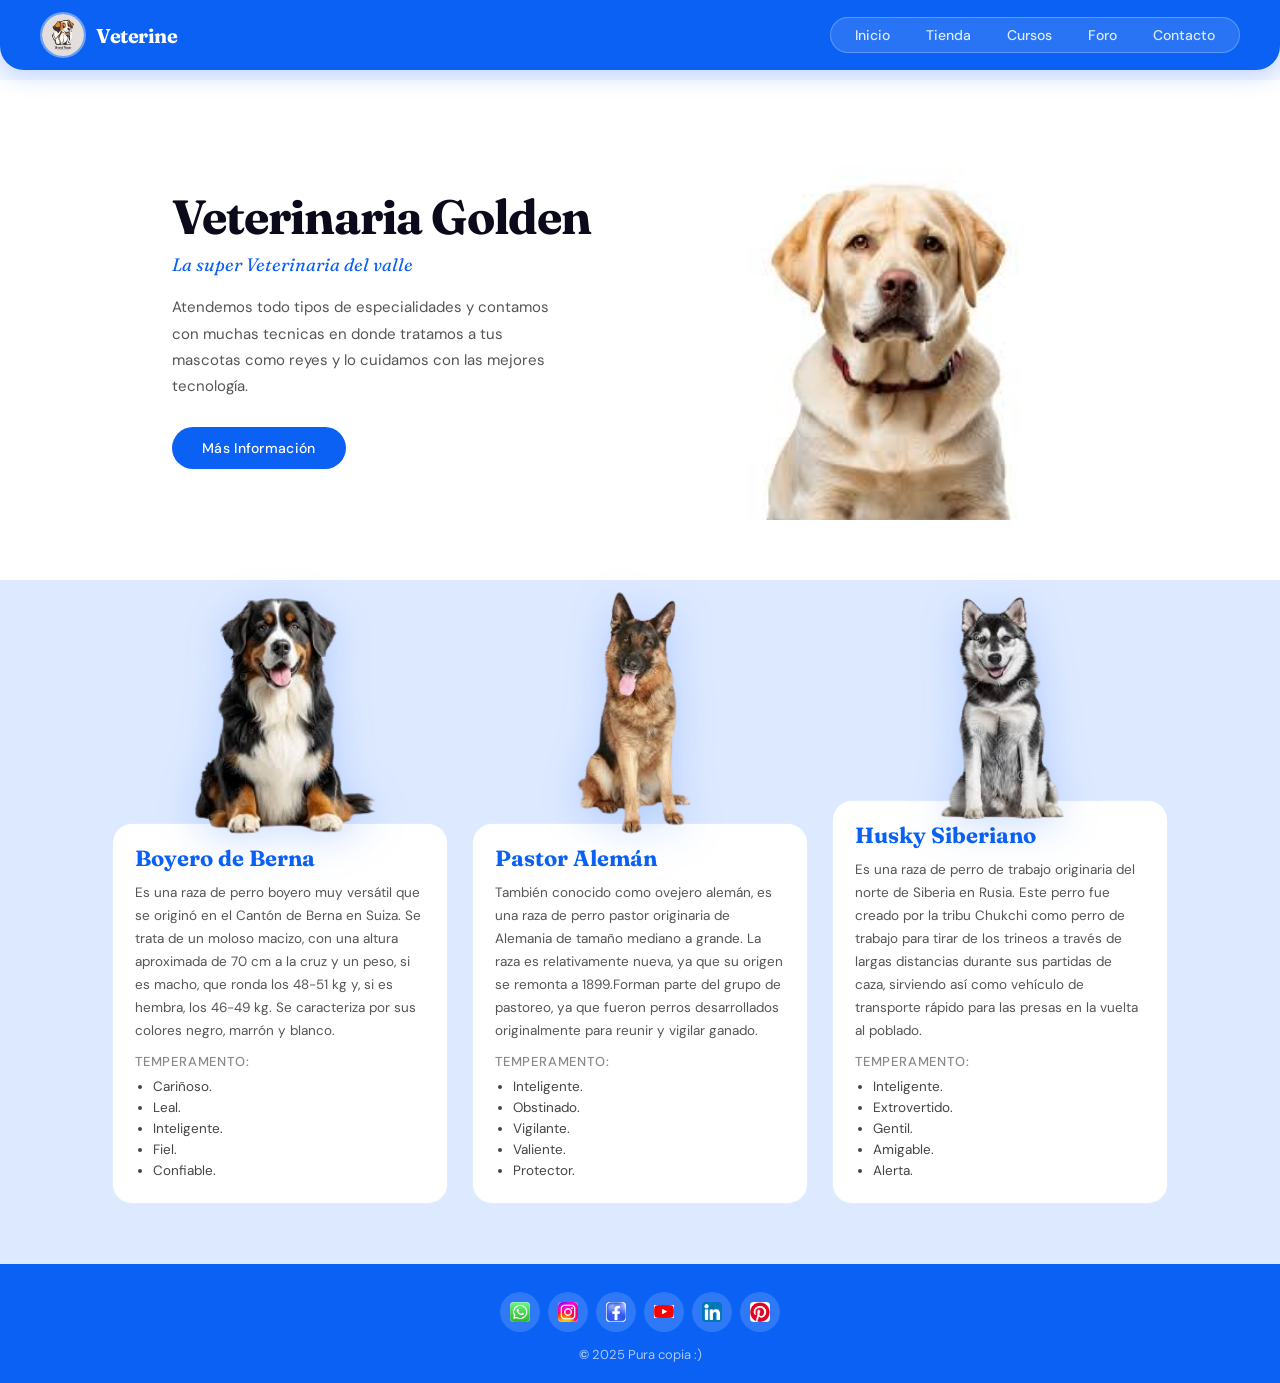
<file: index.html>
<!DOCTYPE html>
<html lang="en">

<head>
    <meta charset="UTF-8">
    <meta name="viewport" content="width=device-width, initial-scale=1.0">
    <title>Veterine page</title>
    <link rel="stylesheet" href="./style/style.css">
</head>

<body>
    <div class="content-main">
        <div class="content-head">
            <div class="logoMenu">
                <img src="./img/cachorroMenu.jpg" alt="Logo">
            </div>
            <div class="menu">
                <ul class="option-menu">
                    <li>
                        <a href="#">Inicio</a>
                    </li>
                    <li>
                        <a href="#">Tienda</a>
                    </li>
                    <li>
                        <a href="#">Cursos</a>
                    </li>
                    <li>
                        <a href="#">Foro</a>
                    </li>
                    <li>
                        <a href="#">Contacto</a>
                    </li>
                </ul>
            </div>        
        </div>
        <!-- fin la cabecera o el menu de la pagina-->

        <!-- Inicia la primera fila-->
        <div class="content-rowOne">
            <div class="content-rowOne-text">
                <h1> Veterinaria Golden </h1>
                <h3> La super Veterinaria del valle</h3>
                <p> Atendemos todo tipos de especialidades y contamos con muchas tecnicas en donde tratamos a tus
                    mascotas como reyes y lo cuidamos con las mejores tecnología.</p>
                <a href="#">Más Información</a>
            </div>

            <div class="content-rowOne-img">
                <img src="./img/Perro.jpg" alt="Perro">
            </div>
        </div>
        <!-- finaliza la primera fila-->

        <!-- Inicia la segunda fila-->
        <div class="content-rowTwo">

            <div class="content-rowTwo-two">
                <div class="content-rowTwo-img">
                    <img src="./img/perrito2v2.png" alt="Perro2">
                </div>

                <div class="content-rowTwo-text">
                    <h2>Boyero de Berna</h2>
                    <p>Es una raza de perro boyero muy versátil que se originó en el Cantón de Berna en Suiza. Se trata
                        de un moloso macizo, con una altura aproximada de 70 cm a la cruz y un peso, si es macho, que
                        ronda los 48-51 kg y, si es hembra, los 46-49 kg. Se caracteriza por sus colores negro, marrón y
                        blanco.</p>
                    <h4>Temperamento:</h4>
                    <ul>
                        <li>Cariñoso.</li>
                        <li>Leal.</li>
                        <li>Inteligente.</li>
                        <li>Fiel.</li>
                        <li>Confiable.</li>
                    </ul>
                </div>
            </div>

            <div class="content-rowTwo-one">
                <div class="content-rowTwo-img">
                    <img src="./img/perrito1v2.png" alt="Perro1">
                </div>

                <div class="content-rowTwo-text">
                    <h2>Pastor Alemán</h2>
                    <p>También conocido como ovejero alemán, es una raza de perro pastor originaria de Alemania de
                        tamaño mediano a grande.​ La raza es relativamente nueva, ya que su origen se remonta a 1899.​
                        Forman parte del grupo de pastoreo, ya que fueron perros desarrollados originalmente para reunir
                        y vigilar ganado.</p>
                    <h4>Temperamento:</h4>
                    <ul>
                        <li>Inteligente.</li>
                        <li>Obstinado.</li>
                        <li>Vigilante.</li>
                        <li>Valiente.</li>
                        <li>Protector.</li>
                    </ul>
                </div>
            </div>

            <div class="content-rowTwo-three">
                <div class="content-rowTwo-img">
                    <img src="./img/perrito3v2.png" alt="Perro3">
                </div>

                <div class="content-rowTwo-text">
                    <h2>Husky Siberiano</h2>
                    <p>Es una raza de perro de trabajo originaria del norte de Siberia en Rusia. Este perro fue creado
                        por la tribu Chukchi como perro de trabajo para tirar de los trineos a través de largas
                        distancias durante sus partidas de caza, sirviendo así como vehículo de transporte rápido para
                        las presas en la vuelta al poblado.</p>
                    <h4>Temperamento:</h4>
                    <ul>
                        <li>Inteligente.</li>
                        <li>Extrovertido.</li>
                        <li>Gentil.</li>
                        <li>Amigable.</li>
                        <li>Alerta.</li>
                    </ul>
                </div>
            </div>
        </div>
        <!-- Finaliza la segunda fila-->

        <!-- Inicia el pie de pagina-->
        <div class="content-foot">

            <div class="redes">
                <div class="icon-redes">
                    <a href="https://www.whatsapp.com/?lang=es_LA"><img src="./img/whatsapp.png" alt="Whatsapp"></a>
                </div>
                <div class="icon-redes">
                    <a href="https://www.instagram.com/"><img src="./img/instagram.jpg" alt="Instagram"></a>
                </div>
                <div class="icon-redes">
                    <a href="https://web.facebook.com/?locale=es_LA&_rdc=1&_rdr#"><img src="./img/facebook.png"
                            alt="Facebook"></a>
                </div>
                <div class="icon-redes">
                    <a href="https://www.youtube.com/?app=desktop&hl=es"><img src="./img/youtube.png" alt="Youtube"></a>
                </div>
                <div class="icon-redes">
                    <a href="https://www.linkedin.com/feed/"><img src="./img/linkedIn.png" alt="LinkedIn"></a>
                </div>
                <div class="icon-redes">
                    <a href="https://co.pinterest.com/"><img src="./img/pinterest.png" alt="Pinterest"></a>
                </div>
            </div>

            <div class="datosFoot">
                <p><b>©</b> 2025 Pura copia :)</p>
            </div>

        </div>
    </div>
</body>

</html>
</file>
<file: style/style.css>
@import url('https://fonts.googleapis.com/css2?family=Fraunces:ital,wght@0,400;0,700;1,400&family=DM+Sans:wght@300;400;500&display=swap');

*, *::before, *::after {
    box-sizing: border-box;
}

:root {
    --azul-principal: #0B61F4;
    --azul-claro: #8FB6FA;
    --azul-medio: #377DF6;
    --azul-oscuro: #063fa3;
    --blanco: #ffffff;
    --gris-suave: #f4f7ff;
}

html {
    overflow-x: hidden;
}

body {
    margin: 0;
    font-family: 'DM Sans', sans-serif;
    color: #1a1a2e;
    background-color: var(--gris-suave);
    overflow-x: hidden;
    width: 100%;
}

/* ===========================
   NAVBAR
   =========================== */
.content-main {
    width: 100%;
    margin-top: 80px;
    background-color: var(--gris-suave);
    overflow-x: hidden;
}

.content-head {
    width: 100%;
    background-color: var(--azul-principal);
    padding: 12px 40px;
    display: flex;
    justify-content: space-between;
    align-items: center;
    position: fixed;
    top: 0;
    left: 0;
    right: 0;
    z-index: 100;
    border-radius: 0 0 24px 24px;
    box-shadow: 0 4px 24px rgba(11, 97, 244, 0.25);
}

.logoMenu {
    width: auto;
    display: flex;
    align-items: center;
    gap: 10px;
    flex-shrink: 0;
}

.logoMenu img {
    border-radius: 50%;
    width: 46px;
    height: 46px;
    object-fit: cover;
    border: 2px solid rgba(255,255,255,0.4);
}

.logoMenu::after {
    content: 'Veterine';
    font-family: 'Fraunces', serif;
    font-size: 20px;
    font-weight: 700;
    color: white;
    letter-spacing: -0.5px;
}

.menu {
    background-color: rgba(255,255,255,0.12);
    border: 1px solid rgba(255,255,255,0.25);
    border-radius: 50px;
    padding: 0 8px;
    overflow: hidden;
}

.option-menu {
    display: flex;
    padding: 0;
    margin: 0;
    justify-content: center;
    align-items: center;
    gap: 4px;
    list-style: none;
}

.option-menu li a {
    text-decoration: none;
    font-size: 14px;
    font-weight: 500;
    color: rgba(255,255,255,0.85);
    padding: 8px 16px;
    border-radius: 50px;
    display: block;
    transition: background 0.2s, color 0.2s;
    white-space: nowrap;
}

.option-menu li a:hover {
    background-color: rgba(255,255,255,0.2);
    color: white;
}

/* ===========================
   FILA 1 - HERO
   =========================== */
.content-rowOne {
    display: flex;
    justify-content: center;
    align-items: center;
    width: 100%;
    background-color: var(--blanco);
    padding: 60px 80px;
    gap: 40px;
}

.content-rowOne-text {
    width: 40%;
    text-align: left;
    min-width: 0;
}

.content-rowOne-text h1 {
    font-family: 'Fraunces', serif;
    font-size: 48px;
    font-weight: 700;
    line-height: 1.1;
    margin: 0 0 10px;
    color: #0a0a1a;
    letter-spacing: -1px;
}

.content-rowOne-text h3 {
    font-size: 18px;
    font-weight: 400;
    color: var(--azul-principal);
    margin: 0 0 18px;
    font-style: italic;
    font-family: 'Fraunces', serif;
}

.content-rowOne-text p {
    font-size: 15px;
    line-height: 1.75;
    color: #555;
    margin: 0 0 28px;
    max-width: 380px;
}

.content-rowOne-text a {
    display: inline-block;
    border: none;
    border-radius: 50px;
    background-color: var(--azul-principal);
    color: white;
    text-decoration: none;
    padding: 12px 30px;
    font-size: 14px;
    font-weight: 500;
    transition: background 0.2s, transform 0.15s;
    letter-spacing: 0.3px;
}

.content-rowOne-text a:hover {
    background-color: var(--azul-oscuro);
    transform: translateY(-2px);
}

.content-rowOne-img {
    width: 40%;
    display: flex;
    justify-content: center;
    align-items: center;
    min-width: 0;
}

.content-rowOne-img img {
    width: 100%;
    max-width: 380px;
    border-radius: 24px;
    object-fit: cover;
    display: block;
}

/* ===========================
   FILA 2 - TARJETAS RAZAS
   =========================== */
.content-rowTwo {
    display: flex;
    justify-content: center;
    align-items: flex-end;
    background-color: #dde9ff;
    padding: 0 40px 60px;
    gap: 24px;
    width: 100%;
}

.content-rowTwo-one,
.content-rowTwo-two,
.content-rowTwo-three {
    width: 28%;
    min-width: 0;
    position: relative;
    overflow: visible;
    padding-top: 240px;
    flex-shrink: 1;
}

.content-rowTwo-three {
    padding-top: 220px;
}

/* La imagen flota en absolute sobre la tarjeta */
.content-rowTwo-img {
    position: absolute;
    top: 0;
    left: 50%;
    transform: translateX(-50%);
    width: 100%;
    overflow: visible;
    border-radius: 0;
    z-index: 1;
}

.content-rowTwo img {
    width: 100%;
    height: 100%;
    max-height: 260px;
    object-fit: contain;
    display: block;
    transition: transform 0.4s ease;
    filter: drop-shadow(0 8px 20px rgba(11, 97, 244, 0.2));
}

.content-rowTwo-one:hover img,
.content-rowTwo-two:hover img,
.content-rowTwo-three:hover img {
    transform: translateY(-8px);
}

/* Tarjeta de texto debajo de la imagen */
.content-rowTwo-text {
    background-color: var(--blanco);
    padding: 20px 22px 22px;
    border-radius: 20px;
    border: 1px solid rgba(11, 97, 244, 0.12);
    position: relative;
    z-index: 0;
}

.content-rowTwo-text h2 {
    font-family: 'Fraunces', serif;
    font-size: 22px;
    font-weight: 700;
    color: var(--azul-principal);
    margin: 0 0 10px;
}

.content-rowTwo-text h4 {
    font-size: 13px;
    font-weight: 500;
    text-transform: uppercase;
    letter-spacing: 0.8px;
    color: #888;
    margin: 0 0 6px;
}

.content-rowTwo-text p {
    font-size: 13.5px;
    line-height: 1.7;
    color: #555;
    margin: 0 0 10px;
}

.content-rowTwo-text ul {
    margin: 0;
    padding-left: 18px;
}

.content-rowTwo-text ul li {
    font-size: 13.5px;
    color: #444;
    padding: 2px 0;
}

/* ===========================
   FOOTER
   =========================== */
.content-foot {
    background-color: var(--azul-principal);
    width: 100%;
    height: auto;
    padding: 28px 0 20px;
}

.redes {
    display: flex;
    justify-content: center;
    width: 100%;
    align-items: center;
    gap: 8px;
    margin-bottom: 14px;
    flex-wrap: wrap;
    padding: 0 16px;
}

.icon-redes a {
    display: flex;
    align-items: center;
    justify-content: center;
    width: 40px;
    height: 40px;
    background-color: rgba(255,255,255,0.15);
    border-radius: 50%;
    transition: background 0.2s, transform 0.15s;
}

.icon-redes a:hover {
    background-color: rgba(255,255,255,0.3);
    transform: translateY(-3px);
}

.icon-redes img {
    width: 20px;
    height: 20px;
    border-radius: 4px;
    object-fit: contain;
    margin: 0;
}

.datosFoot {
    width: 100%;
    text-align: center;
}

.datosFoot p {
    color: rgba(255,255,255,0.65);
    font-size: 13px;
    margin: 0;
}

/* ===========================
   RESPONSIVE MÓVIL
   =========================== */
@media screen and (max-width: 768px) {

    .content-head {
        flex-direction: column;
        align-items: center;
        gap: 10px;
        padding: 12px 16px;
        border-radius: 0 0 20px 20px;
    }

    .logoMenu {
        width: auto;
    }

    .menu {
        width: 95%;
    }

    .option-menu {
        flex-wrap: wrap;
        justify-content: center;
        gap: 2px;
        padding: 6px 0;
    }

    .content-main {
        margin-top: 145px;
    }

    .content-rowOne {
        flex-direction: column;
        padding: 32px 20px;
        text-align: center;
    }

    .content-rowOne-text {
        width: 100%;
        text-align: center;
    }

    .content-rowOne-text h1 {
        font-size: 34px;
    }

    .content-rowOne-text p {
        max-width: 100%;
    }

    .content-rowOne-img {
        width: 100%;
    }

    .content-rowOne-img img {
        max-width: 100%;
    }

    .content-rowTwo {
        flex-direction: column;
        align-items: center;
        padding: 32px 20px 40px;
        gap: 0;
    }

    .content-rowTwo-one,
    .content-rowTwo-two,
    .content-rowTwo-three {
        width: 100%;
        padding-top: 160px;
        margin-top: 24px;
    }

    .content-rowTwo img {
        max-height: 200px;
    }
}
</file>
